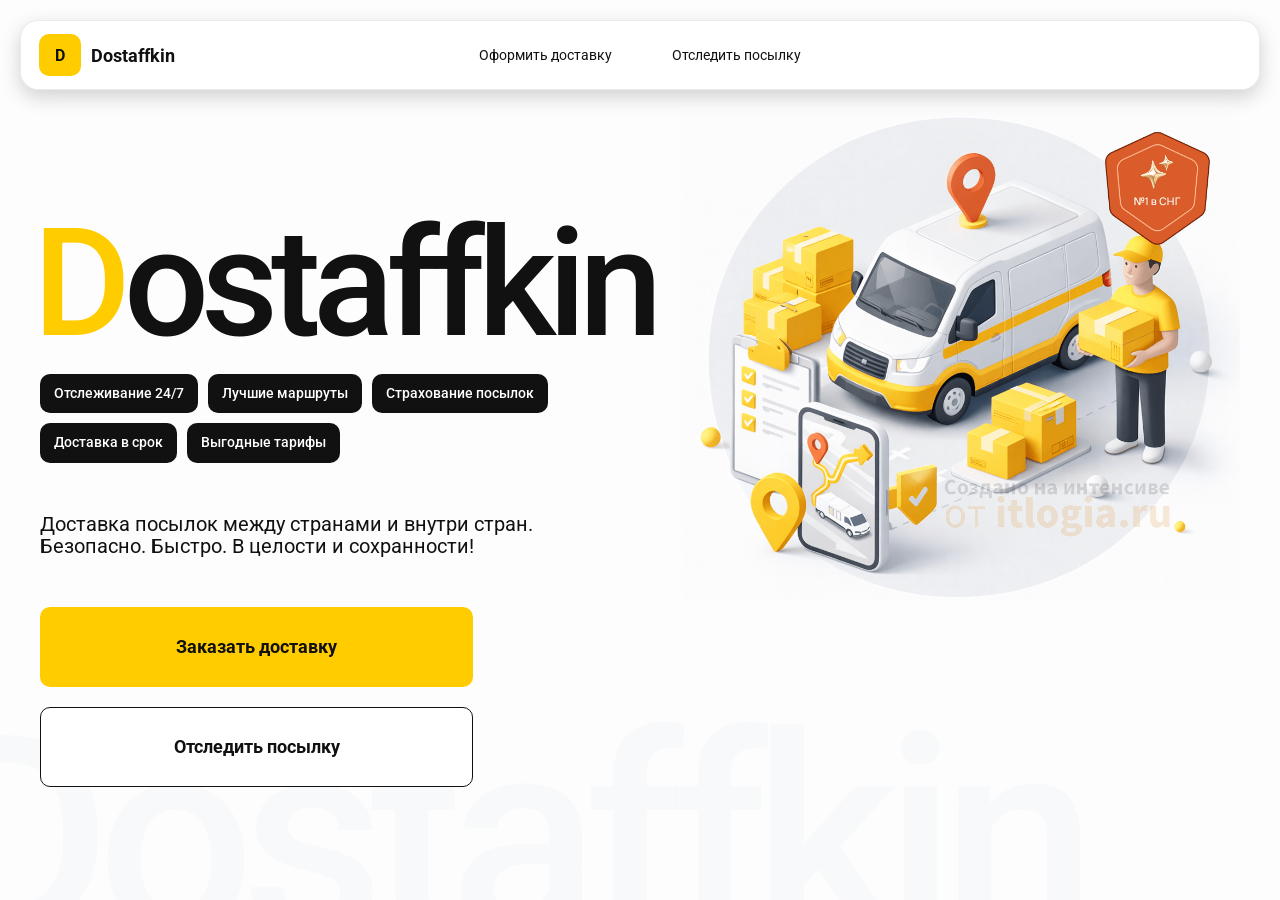
<file: index.html>
<!DOCTYPE html>
<html lang="ru">

<head>
    <meta charset="UTF-8" />
    <meta name="viewport" content="width=device-width,initial-scale=1,maximum-scale=1,user-scalable=0" />
    <title>Dostaffkin — Доставка посылок между странами и внутри стран. Безопасно. Быстро. В целости и сохранности!
    </title>

    <link href="styles/base.css" rel="stylesheet" />
    <link href="styles/base_adaptive.css  " rel="stylesheet" />
    <link href="styles/index.css" rel="stylesheet" />
    <link href="styles/index_adaptive.css" rel="stylesheet" />
</head>

<body>

    <div class="container">
        <header class="header">
            <a class="header-brand" href="#">
                <div class="header-logo">D</div>
                <div class="header-title">Dostaffkin</div>
            </a>
            <nav class="header-menu">
                <a class="header-link" href="./order.html">Оформить <span>доставку</span></a>
                <a class="header-link" href="./track.html">Отследить <span>посылку</span></a>
            </nav>
        </header>
        <main class="main">
            <section class="main-info">
                <div class="main-title">
                    <span>D</span>ostaffkin
                </div>
                <div class="main-features">
                    <div class="main-feature">Отслеживание 24/7</div>
                    <div class="main-feature">Лучшие маршруты</div>
                    <div class="main-feature">Страхование посылок</div>
                    <div class="main-feature">Доставка в срок</div>
                    <div class="main-feature">Выгодные тарифы</div>
                </div>
                <div class="main-description">
                    Доставка посылок между странами и внутри стран.
                    Безопасно. Быстро. В целости и сохранности!
                </div>
                <div class="main-actions">
                    <a class="button" type="button" href="./order.html">Заказать доставку</a>
                    <a class="button button-white" type="button" href="./track.html">Отследить посылку</a>
                </div>
            </section>
            <div class="main-title-ghost">Dostaffkin</div>
            <section class="main-image">
                <img src="images/main-image.png" alt="Main image" />
            </section>
        </main>





    </div>

</body>

</html>
</file>
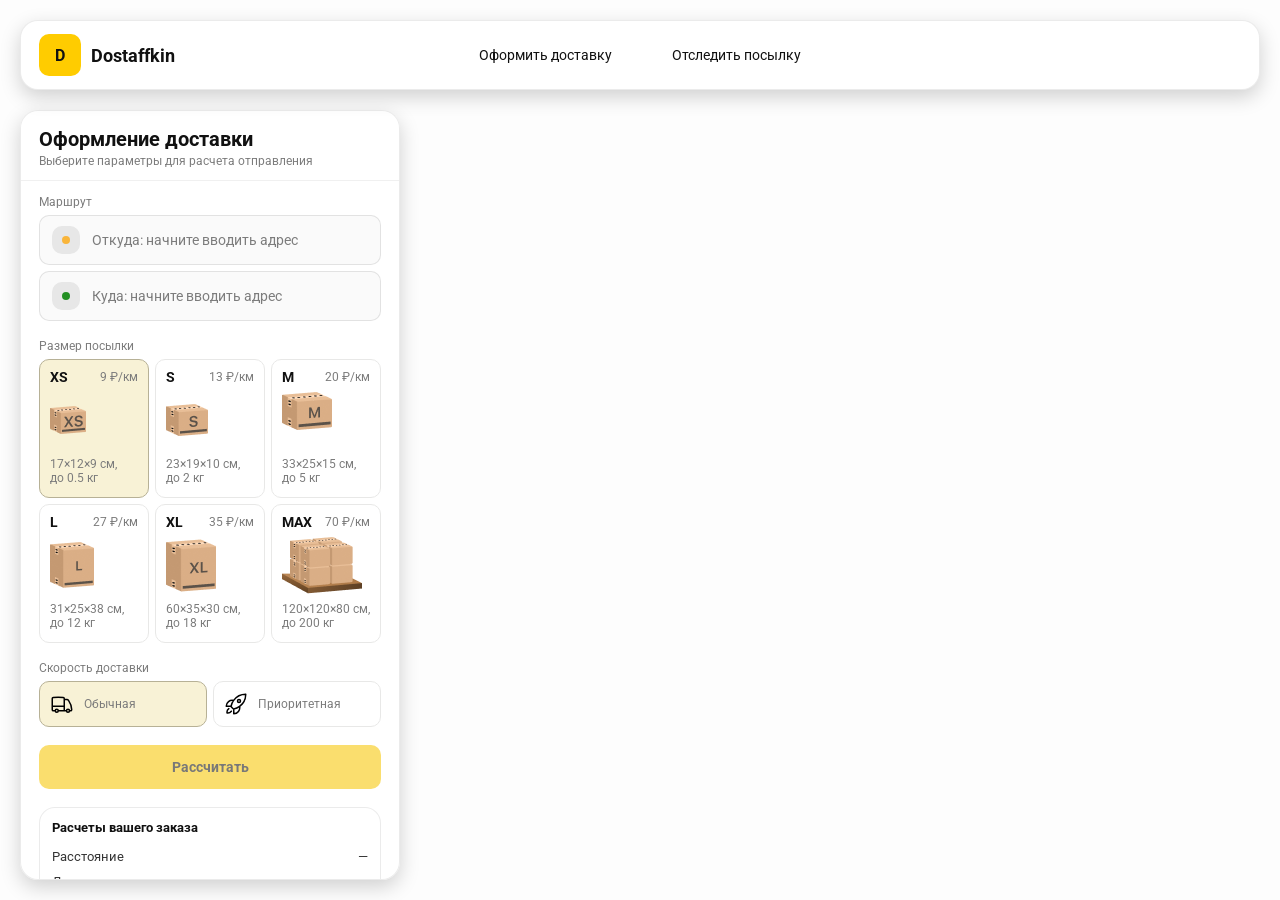
<file: order.html>
<!doctype html>
<html lang="ru">

<head>
    <meta charset="utf-8" />
    <meta name="viewport" content="width=device-width,initial-scale=1,maximum-scale=1,user-scalable=0" />
    <title>Оформление доставки</title>

    <link rel="stylesheet" href="styles/base.css" />
    <link rel="stylesheet" href="styles/base_adaptive.css" />

    <link rel="stylesheet" href="styles/order.css" />
    <link rel="stylesheet" href="styles/order_adaptive.css" />
    <script
        src="https://api-maps.yandex.ru/2.1/?lang=ru_RU&apikey=63e9b90c-6035-4a7a-9465-a07183bbb66f&suggest_apikey=42a81ff3-1209-4c0e-beb2-00e7800c293f"
        type="text/javascript"></script>
</head>

<body>
    <div id="map"></div>
    <header class="header">
        <a class="header-brand" href="./index.html">
            <div class="header-logo">D</div>
            <div class="header-title">Dostaffkin</div>
        </a>
        <nav class="header-menu">
            <a class="header-link" href="#">Оформить <span>доставку</span></a>
            <a class="header-link" href="./track.html">Отследить <span>посылку</span></a>
        </nav>
    </header>
    <aside class="main" id="sidebar">
        <div class="main-header">
            <div class="main-title">Оформление доставки</div>
            <div class="main-text">Выберите параметры для расчета отправления</div>
        </div>
        <div class="main-content">
            <div class="main-route">
                <div class="main-block-title">Маршрут</div>
                <div class="main-fields">
                    <div class="main-field" id="fromField">
                        <div class="main-pin"></div>
                        <input id="from" placeholder="Откуда: начните вводить адрес" autocomplete="off" />
                        <div class="main-ac" id="fromAc" role="listbox" aria-label="Подсказки адресов"></div>
                    </div>

                    <div class="main-field" id="toField">
                        <div class="main-pin"></div>
                        <input id="to" placeholder="Куда: начните вводить адрес" autocomplete="off" />
                        <div class="main-ac" id="toAc" role="listbox" aria-label="Подсказки адресов"></div>
                    </div>
                </div>
            </div>
            <div class="main-package">
                <div class="main-block-title">Размер посылки</div>

                <div class="main-sizes">
                    <div class="main-size-card is-active" data-value="xs">
                        <div class="main-size-top">
                            <div class="main-size-label">XS</div>
                            <div class="main-size-rate">9 ₽/км</div>
                        </div>
                        <div class="main-size-media">
                            <img src="images/sizes/xs.png" alt="Короб XS" />
                        </div>
                        <div class="main-size-description">17×12×9 см,<br>до 0.5 кг</div>
                    </div>

                    <div class="main-size-card" data-value="s">
                        <div class="main-size-top">
                            <div class="main-size-label">S</div>
                            <div class="main-size-rate">13 ₽/км</div>
                        </div>
                        <div class="main-size-media">
                            <img src="images/sizes/s.png" alt="Короб S" />
                        </div>
                        <div class="main-size-description">23×19×10 см,<br>до 2 кг</div>
                    </div>

                    <div class="main-size-card" data-value="m">
                        <div class="main-size-top">
                            <div class="main-size-label">M</div>
                            <div class="main-size-rate">20 ₽/км</div>
                        </div>
                        <div class="main-size-media">
                            <img src="images/sizes/m.png" alt="Короб M" />
                        </div>
                        <div class="main-size-description">33×25×15 см,<br>до 5 кг</div>
                    </div>

                    <div class="main-size-card" data-value="l">
                        <div class="main-size-top">
                            <div class="main-size-label">L</div>
                            <div class="main-size-rate">27 ₽/км</div>
                        </div>
                        <div class="main-size-media">
                            <img src="images/sizes/l.png" alt="Короб L" />
                        </div>
                        <div class="main-size-description">31×25×38 см,<br>до 12 кг</div>
                    </div>

                    <div class="main-size-card" data-value="xl">
                        <div class="main-size-top">
                            <div class="main-size-label">XL</div>
                            <div class="main-size-rate">35 ₽/км</div>
                        </div>
                        <div class="main-size-media">
                            <img src="images/sizes/xl.png" alt="Короб XL" />
                        </div>
                        <div class="main-size-description">60×35×30 см,<br>до 18 кг</div>
                    </div>

                    <div class="main-size-card" data-value="max">
                        <div class="main-size-top">
                            <div class="main-size-label">MAX</div>
                            <div class="main-size-rate">70 ₽/км</div>
                        </div>
                        <div class="main-size-media main-size-media-palleta">
                            <img src="images/sizes/max.png" alt="Паллета" />
                        </div>
                        <div class="main-size-description">120×120×80 см,<br>до 200 кг</div>
                    </div>
                </div>
            </div>
            <div class="main-speed">
                <div class="main-block-title">Скорость доставки</div>

                <div class="main-speeds">
                    <div class="main-speed-card is-active" data-value="regular">
                        <img class="main-speed-media" src="images/icons/regular.svg" alt="Regular" />
                        <div class="main-speed-description">Обычная</div>
                    </div>
                    <div class="main-speed-card" data-value="fast">
                        <img class="main-speed-media" src="images/icons/fast.svg" alt="Fast" />
                        <div class="main-speed-description">Приоритетная</div>
                    </div>

                </div>
            </div>

            <div class="main-calculate-block">
                <button id="calc" class="button calculate-button" type="button" disabled>Рассчитать</button>
            </div>
            <div class="main-result" id="result">
                <div class="main-result-title">Расчеты вашего заказа</div>
                <div class="main-result-lines">
                    <div class="main-result-line"><span>Расстояние</span><span id="distanceValue">—</span></div>
                    <div class="main-result-line"><span>Доставим через</span><span id="durationValue">—</span></div>
                    <div class="main-result-line"><span>Тариф</span><span id="rateValue">—</span></div>
                </div>
                <div class="main-price">
                    <div class="main-price-label">Итого</div>
                    <div class="main-price-value" id="totalValue">—</div>
                </div>
            </div>
            <div class="main-order-box">
                <div class="main-order-form" id="orderForm">
                    <div class="main-order-title">Оформление доставки</div>
                    <div class="main-block-info-row">
                        <div class="main-block-title">Контакты</div>
                        <div class="order-fields">
                            <div class="main-field">
                                <input id="customerName" placeholder="Ваше имя" autocomplete="off" />
                            </div>
                            <div class="main-field">
                                <input id="customerPhone" placeholder="Ваш телефон" autocomplete="off"
                                    inputmode="tel" />
                            </div>
                        </div>
                    </div>
                    <div class="main-block-info-row extra-info">
                        <div class="main-block-title">Дополнительная информация</div>
                        <div class="main-field textarea">
                            <textarea id="comment" placeholder="Детали доставки и комментарии"></textarea>
                        </div>
                    </div>
                    <button id="submit" class="button main-submit-request" type="button" disabled>Отправить
                        заявку
                    </button>
                </div>

                <div class="main-order-success" id="orderSuccess">
                    <div class="main-success-icon">✓</div>
                    <div class="main-success-title">Заявка отправлена!</div>
                    <div class="main-success-title">Номер отправления – <span id="orderId"></span></div>
                    <div class="main-success-subtitle">Мы скоро свяжемся с вами</div>
                </div>
            </div>

        </div>
    </aside>

    <script src="scripts/order.js"></script>

</body>

</html>
</file>
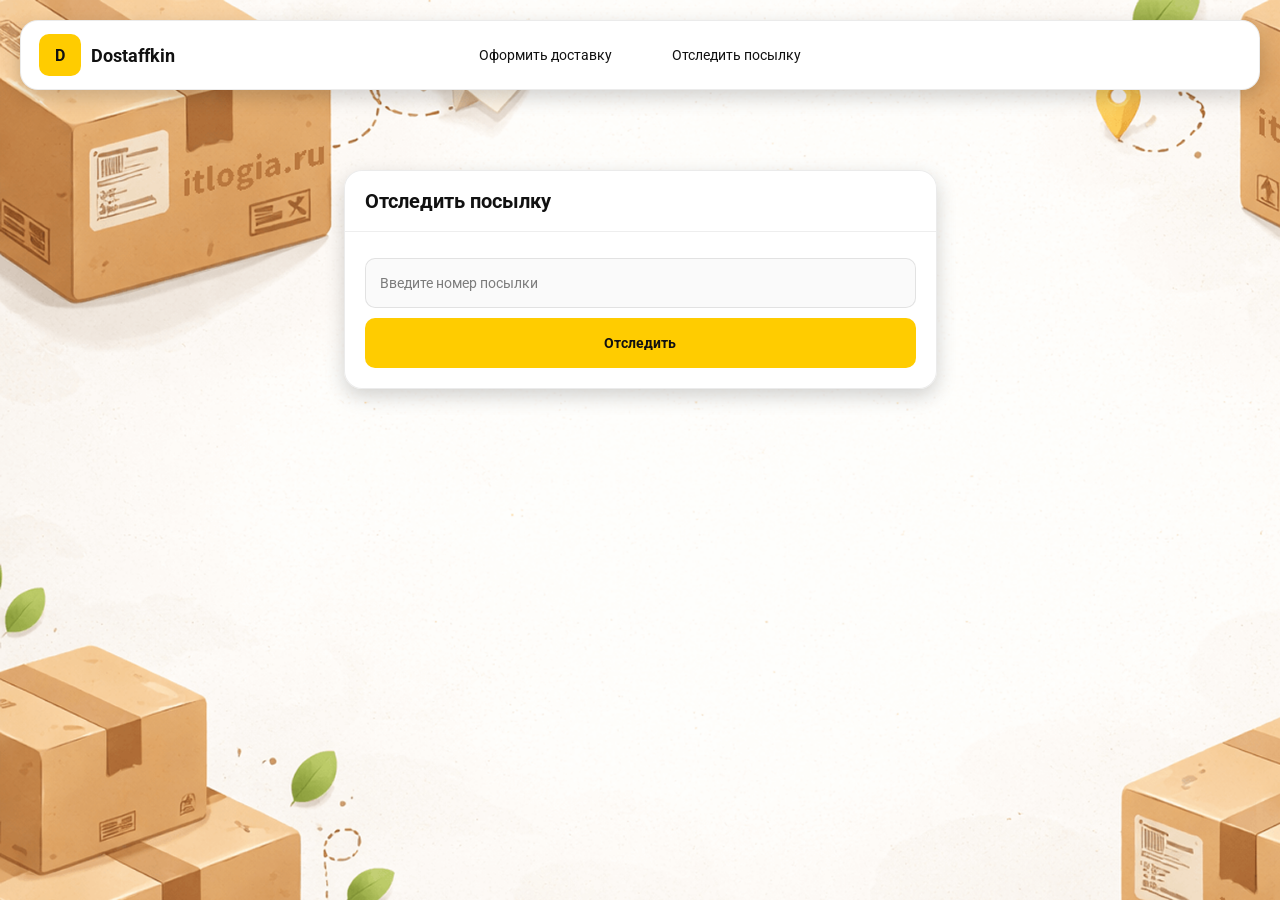
<file: track.html>
<!doctype html>
<html lang="ru">

<head>
    <meta charset="utf-8" />
    <meta name="viewport" content="width=device-width,initial-scale=1,maximum-scale=1,user-scalable=0" />
    <title>Отследить посылку</title>
    <link rel="stylesheet" href="styles/base.css" />
    <link rel="stylesheet" href="styles/base_adaptive.css" />

    <link rel="stylesheet" href="styles/track.css" />
    <link rel="stylesheet" href="styles/track_adaptive.css" />
</head>

<body>
    <div class="container">
        <header class="header">
            <a class="header-brand" href="./index.html"">
                <div class=" header-logo">D
    </div>
    <div class="header-title">Dostaffkin</div>
    </a>
    <nav class="header-menu">
        <a class="header-link" href="./order.html">Оформить <span>доставку</span></a>
        <a class="header-link" href="#">Отследить <span>посылку</span></a>
    </nav>
    </header>
    <main class="track-content">
        <section class="track-card track-search">
            <div class="track-title">Отследить посылку</div>
            <div class="track-action">
                <div class="main-field track-field">
                    <input id="trackNumber" placeholder="Введите номер посылки" autocomplete="off" />
                </div>
                <button id="trackButton" class="button track-button" type="button">Отследить</button>
            </div>
        </section>
        <section class="track-card track-result" id="trackResult">
            <div class="track-result-header">
                <div class="track-id" id="trackIdValue"></div>
                <div class="track-routes">
                    <div class="track-route">
                        <div class="track-route-pin">
                            <svg xmlns="http://www.w3.org/2000/svg" fill="none" viewBox="0 0 24 24" stroke-width="1.5"
                                stroke="orange" class="size-6">
                                <path stroke-linecap="round" stroke-linejoin="round"
                                    d="M15 10.5a3 3 0 1 1-6 0 3 3 0 0 1 6 0Z" />
                                <path stroke-linecap="round" stroke-linejoin="round"
                                    d="M19.5 10.5c0 7.142-7.5 11.25-7.5 11.25S4.5 17.642 4.5 10.5a7.5 7.5 0 1 1 15 0Z" />
                            </svg>
                        </div>
                        <div class="track-route-address" id="trackFromValue">
                            Откуда: Москва, улица Арбат, 1
                        </div>
                    </div>
                    <div class="track-route track-route-arrow">
                        <svg xmlns="http://www.w3.org/2000/svg" fill="none" viewBox="0 0 24 24" stroke-width="1.5"
                            stroke="currentColor" class="size-6">
                            <path stroke-linecap="round" stroke-linejoin="round"
                                d="M19.5 13.5 12 21m0 0-7.5-7.5M12 21V3" />
                        </svg>
                    </div>
                    <div class="track-route">
                        <div class="track-route-pin">
                            <svg xmlns="http://www.w3.org/2000/svg" fill="none" viewBox="0 0 24 24" stroke-width="1.5"
                                stroke="green" class="size-6">
                                <path stroke-linecap="round" stroke-linejoin="round"
                                    d="M15 10.5a3 3 0 1 1-6 0 3 3 0 0 1 6 0Z" />
                                <path stroke-linecap="round" stroke-linejoin="round"
                                    d="M19.5 10.5c0 7.142-7.5 11.25-7.5 11.25S4.5 17.642 4.5 10.5a7.5 7.5 0 1 1 15 0Z" />
                            </svg>
                        </div>
                        <div class="track-route-address" id="trackToValue">
                            Куда: Минск, проспект Независимости, 58
                        </div>
                    </div>
                </div>
            </div>
            <div class="track-info">
                <div class="track-status-title">Статус данной посылки:</div>
                <div class="track-status-list" id="trackStatusList">


                </div>
            </div>
        </section>

    </main>
    </div>

    <script src="scripts/track.js"></script>
</body>

</html>
</file>
<file: styles/base.css>
*,
*::before,
*::after {
    box-sizing: border-box;
}

@font-face {
    font-family: "Roboto";
    src: url("../fonts/Roboto-Regular.ttf");
    font-weight: normal;
}

@font-face {
    font-family: "Roboto";
    src: url("../fonts/Roboto-Bold.ttf");
    font-weight: bold;
}

@font-face {
    font-family: "Roboto";
    src: url("../fonts/Roboto-Medium.ttf");
    font-weight: 500;
}

html,
body {
    margin: 0;
    color: #111111;
    font-family: "Roboto", sans-serif;
}

body {
    background: #FDFDFD;
}

.header {
    border-radius: 18px;
    box-shadow: 0 7px 20px 0 #0000002E;
    backdrop-filter: blur(10px);
    background: #ffffff;
    left: 20px;
    border: 1px solid rgba(0, 0, 0, 0.08);
    position: fixed;
    right: 20px;
    top: 20px;
    padding: 14px 18px;
    height: 70px;
    display: flex;
    align-items: center;
    z-index: 6;
}

.header-brand {
    display: flex;
    align-items: center;
    text-decoration: none;
    gap: 10px;
}

.header-logo {
    width: 42px;
    height: 42px;
    border-radius: 10px;
    background: #FFCC00;
    display: grid;
    place-items: center;
    font-weight: bold;
    color: #111;
}

.header-title {
    font-size: 18px;
    font-weight: bold;
    color: #111111;
    text-decoration: none;
}

.header-menu {
    display: flex;
    align-items: center;
    gap: 60px;
    margin: 0;
    position: absolute;
    left: 50%;
    transform: translateX(-50%);
}

.header-link {
    font-size: 14px;
    color: #111111;
    text-decoration: none;
}

.button {
    border: 0;
    outline: none;
    height: 44px;
    border-radius: 10px;
    font-size: 14px;
    font-weight: bold;
    cursor: pointer;
    font-family: inherit;
    transition: transform .08s ease, opacity .12s ease;
    background: #ffcc00;
    color: #111111;
    text-align: center;
    text-decoration: none;
}

.button:hover {
    background-color: #E5BC19;
}

.button:disabled {
    cursor: not-allowed;
    background-color: #FADE6E;
    color: #787878;
    transform: none;
}

.button.button-white {
    background: #ffffff;
    border: 1px solid #111111;
}

.button.button-white:hover {
    background: rgb(241 241 241);
}

.main-field {
    display: flex;
    align-items: center;
    margin-top: 6px;
    gap: 10px;
    border: 1px solid #1111111A;
    background: #FAFAFA;
    border-radius: 10px;
    padding: 10px 12px;
    position: relative;
    box-sizing: border-box;
    height: 50px;
}

.main-field.textarea {
    height: auto;
}

.main-pin {
    width: 28px;
    height: 28px;
    border-radius: 10px;
    background: rgba(17, 17, 17, 0.08);
    display: grid;
    place-items: center;
    flex: 0 0 auto;
    position: relative;
}

.main-pin::before {
    content: "";
    width: 8px;
    height: 8px;
    border-radius: 999px;
    background: orange;
    opacity: .75;
    display: block;
}

.main-field:last-child .main-pin::before {
    background: green;
    opacity: .85;
}

input, textarea {
    width: 100%;
    border: 0;
    outline: none;
    background: transparent;
    font-size: 14px;
    color: #111111;
    font-family: inherit;
}

textarea {
    resize: vertical;
    min-height: 72px;
    padding: 2px 0;
}

input::placeholder, textarea::placeholder {
    color: #7C7C7C;
}

.main-field:focus-within {
    border-color: rgba(0, 0, 0, 0.20);
    box-shadow: 0 0 0 4px rgba(255, 204, 0, 0.35);
    background: rgba(255, 255, 255, 0.75);
}
</file>
<file: styles/base_adaptive.css>
@media (max-width: 767px) {
    .header {
        left: 10px;
        right: 10px;
        top: 10px;
    }

    .header-link span {
        display: none;
    }

    .header-menu {
        gap: 20px;
        justify-content: flex-start;
        margin: 0 0 0 30px;
        position: static;
        transform: none;
    }
}

@media (max-width: 420px) {
    .header-title {
        display: none;
    }
}

@media (max-width: 374px) {
    .header-menu {
        gap: 10px;
        margin: 0 0 0 10px;
    }
}
</file>
<file: styles/index.css>
.container {
    overflow: hidden;
    min-height: 100vh;
}

.main {
    padding: 111px 40px 40px;
    position: relative;
    display: flex;
}

.main-info {
    max-width: 840px;
    width: 100%;
    position: relative;
}

.main-title {
    margin-top: 98px;
    font-weight: 500;
    font-size: 200px;
    line-height: 1;
    letter-spacing: -0.05em;
    color: #111111;
    left: -15px;
    position: relative;
}

.main-title span {
    color: #ffcc00;
}

.main-features {
    margin-top: 15px;
    display: flex;
    flex-wrap: wrap;
    gap: 10px;
}

.main-feature {
    background: #111111;
    color: #ffffff;
    padding: 12px 14px;
    font-weight: 500;
    font-size: 14px;
    line-height: 1.1;
    border-radius: 10px;
}

.main-description {
    margin-top: 50px;
    max-width: 500px;
    font-size: 20px;
    line-height: 1.1;
    color: #111111;
}

.main-actions {
    margin-top: 50px;
    display: flex;
    flex-direction: column;
    gap: 20px;
}

.main-actions .button {
    height: 80px;
    width: 433px;
    font-size: 18px;
    font-weight: bold;
    place-items: center;
    display: grid;
}

.main-title-ghost {
    position: absolute;
    z-index: -1;
    left: -70px;
    bottom: -150px;
    font-weight: 500;
    font-size: 278px;
    line-height: 1;
    letter-spacing: -0.05em;
    color: #ECEDF04D;
}

.main-image {
    width: 1024px;
    top: 100px;
    z-index: -2;
}

.main-image img {
    width: 100%;
    max-width: 1024px;
    height: auto;
    display: block;
}
</file>
<file: styles/index_adaptive.css>
@media (max-width: 1760px) {
     .main-title {
         font-size: 150px;
         left: -7px;
     }

     .main-info {
         max-width: 640px;
     }
 }

 @media (max-width: 1200px) {
     .main-info {
         max-width: 540px;
     }

     .main {
         padding: 111px 20px 20px;
     }

     .main-title {
         font-size: 120px;
         left: -4px;
     }

     .main-title-ghost {
         font-size: 220px;
     }
 }

 @media (max-width: 1024px) {
     .main-title {
         margin-top: 30px;
     }

     .main {
         flex-direction: column-reverse;
     }

     .main-image {
         max-width: 350px;
         position: absolute;
         left: 370px;
         top: 370px;
     }

     .main-info {
         max-width: 100%;
     }

     .main-actions {
         gap: 10px;
     }

     .main-actions .button {
         height: 50px;
         font-size: 14px;
         width: auto;
         max-width: 300px;
     }

     .main-description {
         max-width: 350px;
     }
 }

 @media (max-width: 570px) {
     .main-title {
         font-size: 88px;
     }

     .main-description {
         max-width: 100%
     }

     .main-actions {
         width: 100%;
     }

     .main-actions .button {
         width: 100%;
         max-width: 100%
     }

     .main-image {
         max-width: 650px;
         position: absolute;
         left: 170px;
         top: 70px;
         opacity: 0.2;
     }

     @media (max-width: 400px) {
         .main-title {
             font-size: 70px;
         }
     }


 }
</file>
<file: styles/order.css>
#map {
    position: fixed;
    inset: 0;
}

.main {
    border-radius: 18px;
    box-shadow: 0 7px 20px 0 #0000002E;
    backdrop-filter: blur(10px);
    background: rgba(255, 255, 255, 0.96);
    left: 20px;
    border: 1px solid rgba(0, 0, 0, 0.08);
    position: fixed;
    top: 110px;
    bottom: 20px;
    width: 380px;
    display: flex;
    flex-direction: column;
    overflow: hidden;
    z-index: 5;
}

.main-header {
    padding: 18px 18px 12px 18px;
    border-bottom: 1px solid rgba(0, 0, 0, 0.06);
    display: flex;
    flex-direction: column;
}

.main-title {
    font-size: 20px;
    line-height: 100%;
    font-weight: bold;
}

.main-text {
    font-size: 12px;
    margin-top: 5px;
    color: #7C7C7C;
}

.main-content {
    padding: 14px 18px 18px 18px;
    overflow: auto;
    scrollbar-width: none;
    display: flex;
    flex-direction: column;
    gap: 18px;
    flex: 1;
}

.main-block-title {
    font-size: 12px;
    color: #7C7C7C;
}

.main-route .main-block-title,
.main-package .main-block-title {
    margin-bottom: 6px;
}

.main-sizes {
    display: grid;
    gap: 6px;
    grid-template-columns: repeat(3, 1fr);
}

.main-size-card {
    border: 1px solid #E8E8E7;
    background: #FFFFFF;
    border-radius: 10px;
    padding: 10px;
    cursor: pointer;
    user-select: none;
    transition: transform .08s ease, border-color .12s ease, background .12s ease;
    min-height: 139px;
}

.main-size-card:hover {
    transform: translateY(-1px);
}

.main-size-card.is-active {
    background-color: #F8F2D6;
    border-color: #B7B196;
}

.main-size-top {
    display: flex;
    align-items: center;
    justify-content: space-between;
}

.main-size-label {
    font-weight: bold;
    font-size: 14px;
    color: #111111;
    line-height: 100%;
}

.main-size-rate {
    font-size: 12px;
    color: #7C7C7C;
    line-height: 100%;
}

.main-size-media {
    margin-top: 8px;
    height: 57px;
}

.main-size-description {
    margin-top: 8px;
    font-size: 12px;
    color: #7C7C7C;
    line-height: 1.2;
}

.calculate-button {
    width: 100%;
}

.main-result {
    border: 1px solid rgba(0, 0, 0, 0.08);
    background: rgba(255, 255, 255, 0.75);
    border-radius: 16px;
    padding: 12px;
    line-height: 1.25;
}

.main-result-title {
    font-weight: bold;
    font-size: 13px;
    color: #111111;
    margin-bottom: 13px;
}

.main-result-lines {
    gap: 8px;
    display: flex;
    flex-direction: column;
}

.main-result-line {
    font-size: 13px;
    color: rgba(17, 17, 17, 0.85);
    display: flex;
    justify-content: space-between;
}

.main-price {
    margin-top: 18px;
    padding-top: 10px;
    border-top: 1px dashed rgba(0, 0, 0, 0.12);
    display: flex;
    align-items: baseline;
    justify-content: space-between;
}

.main-price-label {
    font-size: 12px;
    color: rgba(17, 17, 17, 0.55);
}

.main-price-value {
    font-size: 20px;
    font-weight: bold;
    color: #111111;
    letter-spacing: -0.3px;
}

.main-order-box {
    background: #ffffff;
    border: 1px solid #E8E8E7;
    border-radius: 10px;
    padding: 12px;
}

.main-order-title {
    margin-bottom: 8px;
    font-weight: bold;
    font-size: 14px;
    color: #111111;
}

.main-block-info {
    display: flex;
    flex-direction: column;
    gap: 6px;
}

.order-fields {
    display: grid;
    grid-template-columns: 1fr 1fr;
    column-gap: 10px;
    margin-top: 6px;
}

.main-block-info-row.extra-info {
    display: block;
    margin-top: 13px;
}

.main-submit-request {
    width: 100%;
    margin-top: 6px;
}

.main-order-success {
    display: none;
    text-align: center;
    padding: 22px 12px;
    gap: 12px;
}

.main-order-success.is-visible {
    display: flex;
    flex-direction: column;
    align-items: center;
}

.main-success-icon {
    width: 56px;
    height: 56px;
    border-radius: 50%;
    background: #16a34a;
    color: #ffffff;
    display: grid;
    place-items: center;
    font-size: 30px;
}

.main-success-title {
    font-size: 14px;
    font-weight: bold;
    color: #111111;
}

.main-success-subtitle {
    font-size: 12px;
    color: rgba(17, 17, 17, 0.55);
    line-height: 1.3;
}

.main-speed .main-block-title {
    margin-bottom: 6px;
}

.main-speeds {
    display: grid;
    gap: 6px;
    grid-template-columns: repeat(2, 1fr);
}

.main-speed-card {
    border: 1px solid #E8E8E7;
    background: #FFFFFF;
    border-radius: 10px;
    padding: 10px;
    cursor: pointer;
    user-select: none;
    transition: transform .08s ease, border-color .12s ease, background .12s ease;
    display: flex;
    align-items: center;
    gap: 10px;
}

.main-speed-card:hover {
    transform: translateY(-1px);
}

.main-speed-card.is-active {
    background-color: #F8F2D6;
    border-color: #B7B196;
}

.main-speed-description {
    font-size: 12px;
    color: #7C7C7C;
    line-height: 1.2;
}
</file>
<file: styles/order_adaptive.css>
@media (max-width: 767px) {
    .main {
        left: 10px;
        right: 10px;
        top: 50%;
        bottom: 12px;
        width: auto;
        max-width: none;
    }
}

@media (max-width: 420px) {
    .main-sizes {
        grid-template-columns: repeat(2, 1fr);
    }
}
</file>
<file: styles/track.css>
.container {
    background: #F4F4F4 url("../images/track-bg.png");
    background-size: cover;
    min-height: 100vh;
    padding: 170px 0 50px 0;
}

.track-content {
    width: 593px;
    margin: 0 auto;
}

.track-card {
    width: 100%;
    border-radius: 18px;
    box-shadow: 0 7px 20px 0 #0000002E;
    backdrop-filter: blur(10px);
    background: rgba(255, 255, 255, 0.96);
    border: 1px solid rgba(0, 0, 0, 0.08);
}

.track-title {
    font-size: 20px;
    line-height: 100%;
    font-weight: bold;
    border-bottom: 1px solid #EEEEEE;
    padding: 20px;
}

.track-action {
    padding: 20px;
}

.track-button {
    width: 100%;
    height: 50px;
}

.track-field {
    margin-bottom: 10px;
}

.track-result {
    margin-top: 5px;
    display: none;
}

.track-result.is-visible {
    display: block;
}

.track-result-header {
    font-weight: bold;
    font-size: 14px;
    color: #111111;
    padding: 20px;
    border-bottom: 1px solid #EEEEEE;
}

.track-id {
    margin-bottom: 12px;
    font-size: 20px;
}

.track-routes {
    display: flex;
    flex-direction: column;
    gap: 10px;
    font-weight: normal;
}

.track-route {
    display: flex;
    align-items: center;
    gap: 10px;
}

.track-route-pin {
    width: 24px;
    height: 24px;
    flex-shrink: 0;
}

.track-route-arrow {
    padding: 15px 0;
    width: 24px;
    height: 24px;
}

.track-info {
    padding: 20px;
}

.track-status {
    display: flex;
    align-items: center;
    font-size: 12px;
    gap: 10px;
}

.track-status-title {
    font-size: 14px;
    color: #111111;
    margin-bottom: 20px;
}

.track-status-list {
    display: flex;
    flex-direction: column;
    gap: 15px;
}

.track-status-icon {
    width: 40px;
    height: 40px;
    border-radius: 50%;
    background: rgba(17, 17, 17, 0.08);
    display: grid;
    place-items: center;
    flex: 0 0 auto;
}

.track-status.created .track-status-icon {
    background-color: #F1CB00;
}

.track-status.in-way .track-status-icon {
    background-color: #F08A11;
}

.track-status.ready .track-status-icon {
    background-color: #A35D0A;
}

.track-status.done .track-status-icon {
    background-color: #37C93B;
}

.track-status-text {
    display: flex;
    align-items: center;
    justify-content: space-between;
    color: #111111;
    font-size: 12px;
    flex: 1;
}

.track-status-date {
    color: rgba(17, 17, 17, 0.55);
}
</file>
<file: styles/track_adaptive.css>
@media (max-width: 767px) {
    .container {
        padding: 130px 0 50px 0;
    }

    .track-content {
        width: 100%;
        padding-left: 10px;
        padding-right: 10px;
    }

    .track-result-header {
        padding: 20px;
    }
}
</file>
